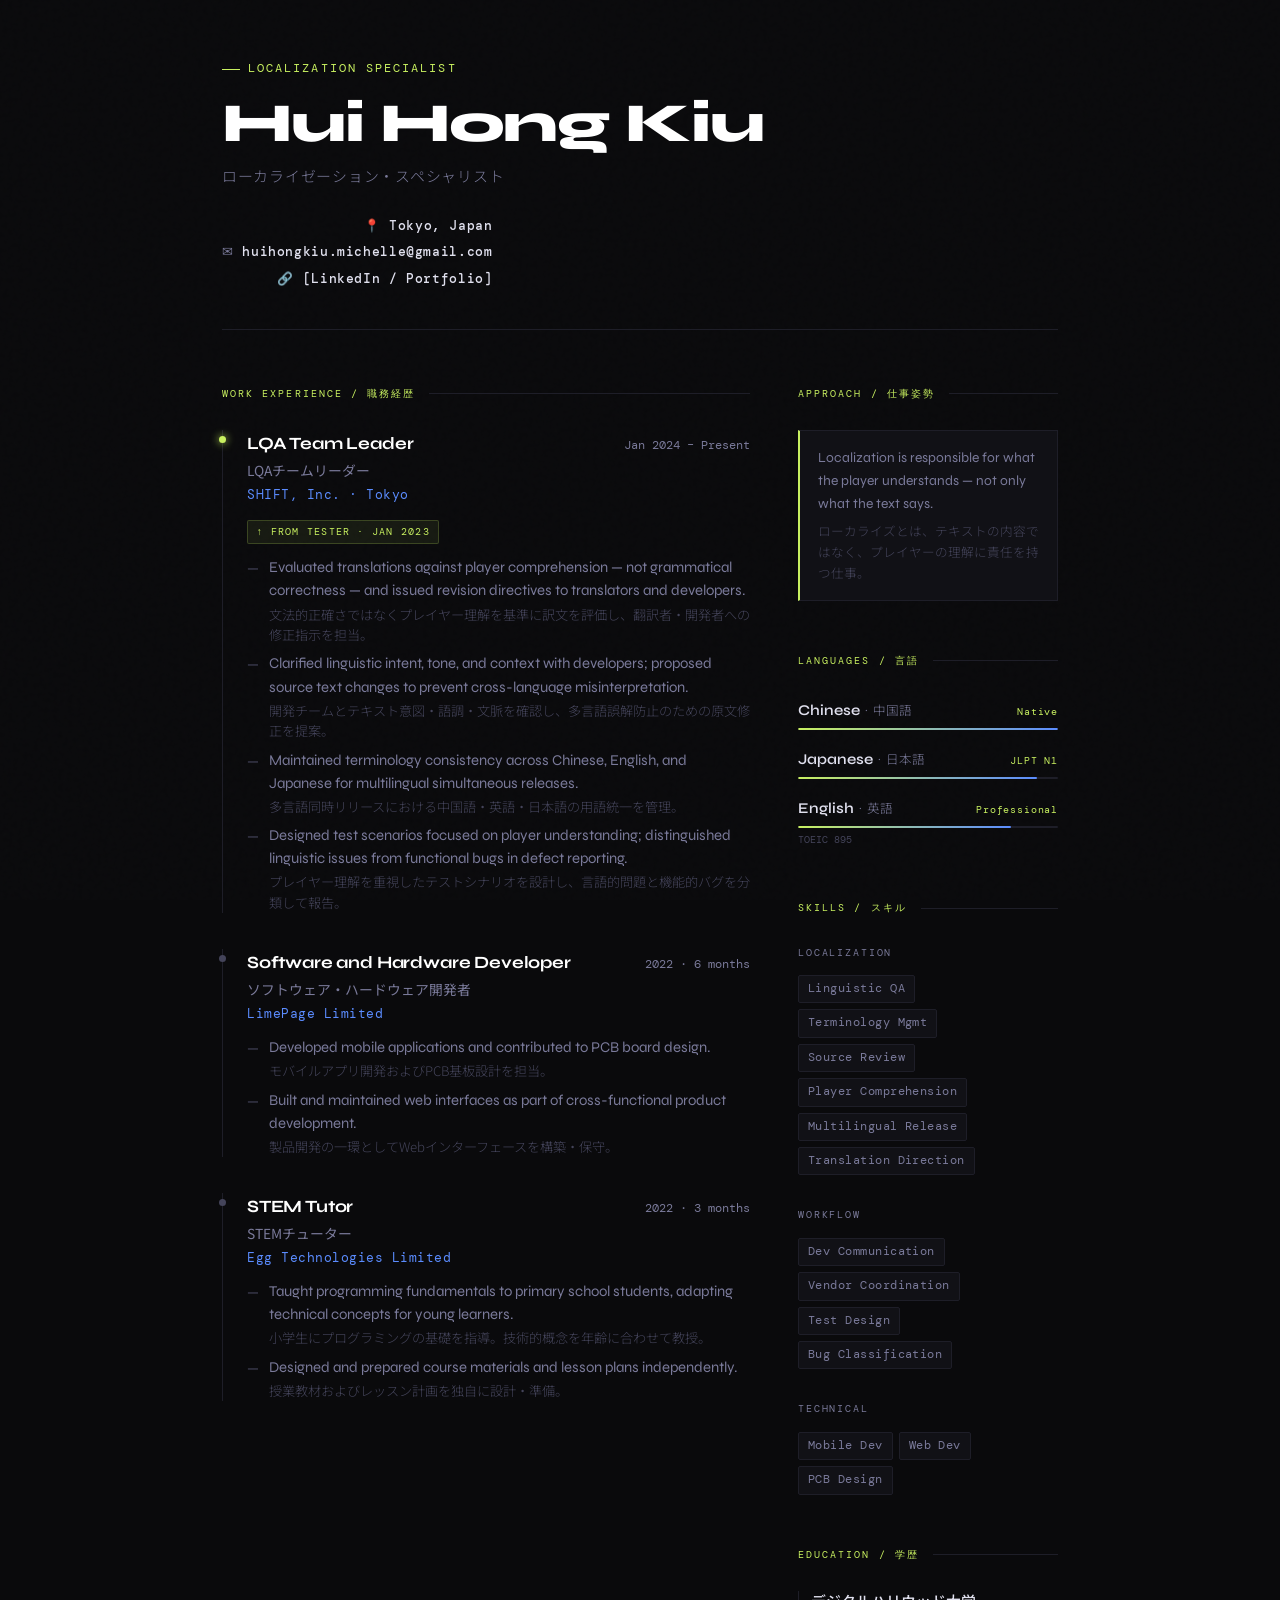
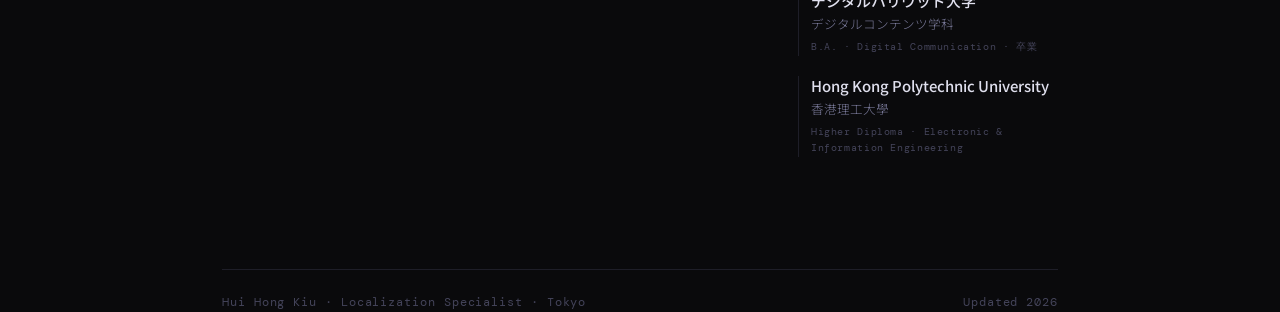
<file: index.html>
<!DOCTYPE html>
<html lang="en">
<head>
  <meta charset="UTF-8">
  <meta name="viewport" content="width=device-width, initial-scale=1.0">
  <title>Hui Hong Kiu — Localization Specialist</title>
  <meta name="description" content="Localization Specialist based in Tokyo. Focused on player comprehension, linguistic intent, and multilingual game releases.">
  <style>
@import url('https://fonts.googleapis.com/css2?family=Syne:wght@400;600;700;800&family=DM+Mono:wght@300;400;500&family=Noto+Sans+JP:wght@300;400;500&display=swap');

:root {
  --bg:        #0a0a0c;
  --surface:   #111116;
  --border:    #1e1e28;
  --accent:    #c8f060;
  --accent2:   #5b8cff;
  --muted:     #44445a;
  --text:      #e0e0ee;
  --text-dim:  #7a7a9a;
  --mono:      'DM Mono', monospace;
  --sans:      'Syne', sans-serif;
  --jp:        'Noto Sans JP', sans-serif;
}

*, *::before, *::after { box-sizing: border-box; margin: 0; padding: 0; }

body {
  background: var(--bg);
  color: var(--text);
  font-family: var(--sans);
  min-height: 100vh;
  line-height: 1.6;
  overflow-x: hidden;
}

/* ── NOISE OVERLAY ── */
body::before {
  content: '';
  position: fixed; inset: 0;
  background-image: url("data:image/svg+xml,%3Csvg viewBox='0 0 200 200' xmlns='http://www.w3.org/2000/svg'%3E%3Cfilter id='n'%3E%3CfeTurbulence type='fractalNoise' baseFrequency='0.9' numOctaves='4' stitchTiles='stitch'/%3E%3C/filter%3E%3Crect width='100%25' height='100%25' filter='url(%23n)' opacity='0.04'/%3E%3C/svg%3E");
  pointer-events: none;
  z-index: 0;
  opacity: 0.4;
}

/* ── WRAPPER ── */
.wrapper {
  position: relative;
  z-index: 1;
  max-width: 900px;
  margin: 0 auto;
  padding: 60px 32px 100px;
}

/* ── HEADER ── */
header {
  border-bottom: 1px solid var(--border);
  padding-bottom: 40px;
  margin-bottom: 56px;
}

.header-top {
  display: flex;
  align-items: flex-start;
  justify-content: space-between;
  gap: 24px;
  flex-wrap: wrap;
}

.tag {
  font-family: var(--mono);
  font-size: 11.5px;
  letter-spacing: 0.18em;
  color: var(--accent);
  text-transform: uppercase;
  margin-bottom: 12px;
  display: flex;
  align-items: center;
  gap: 8px;
}
.tag::before {
  content: '';
  display: inline-block;
  width: 18px; height: 1px;
  background: var(--accent);
}

h1 {
  font-family: var(--sans);
  font-size: clamp(37px, 5.5vw, 55px);
  font-weight: 800;
  letter-spacing: -0.02em;
  line-height: 1.2;
  color: #fff;
}

.subtitle {
  margin-top: 8px;
  font-family: var(--jp);
  font-size: 14.9px;
  font-weight: 300;
  color: var(--text-dim);
  letter-spacing: 0.05em;
}

.contact-block {
  text-align: right;
  display: flex;
  flex-direction: column;
  gap: 6px;
  padding-top: 4px;
}

.contact-item {
  font-family: var(--mono);
  font-size: 12.6px;
  color: var(--text-dim);
  letter-spacing: 0.05em;
}
.contact-item span {
  color: var(--text);
  font-weight: 500;
}

/* ── GRID ── */
.cv-grid {
  display: grid;
  grid-template-columns: 1fr 260px;
  gap: 0 48px;
  align-items: start;
}

/* ── SECTION ── */
section {
  margin-bottom: 52px;
}

.section-header {
  display: flex;
  align-items: center;
  gap: 14px;
  margin-bottom: 28px;
}

.section-label {
  font-family: var(--mono);
  font-size: 10.3px;
  letter-spacing: 0.2em;
  text-transform: uppercase;
  color: var(--accent);
  white-space: nowrap;
}

.section-line {
  flex: 1;
  height: 1px;
  background: var(--border);
}

/* ── EXPERIENCE CARD ── */
.exp-card {
  border-left: 1px solid var(--border);
  padding-left: 24px;
  margin-bottom: 36px;
  position: relative;
}

.exp-card::before {
  content: '';
  position: absolute;
  left: -4px; top: 6px;
  width: 7px; height: 7px;
  border-radius: 50%;
  background: var(--accent);
  box-shadow: 0 0 8px var(--accent);
}

.exp-card.dim::before {
  background: var(--muted);
  box-shadow: none;
}

.exp-meta {
  display: flex;
  align-items: baseline;
  justify-content: space-between;
  gap: 12px;
  flex-wrap: wrap;
  margin-bottom: 4px;
}

.exp-title {
  font-size: 17.2px;
  font-weight: 700;
  color: #fff;
  letter-spacing: -0.01em;
}

.exp-title-jp {
  font-family: var(--jp);
  font-size: 13.8px;
  font-weight: 400;
  color: var(--text-dim);
  margin-top: 1px;
}

.exp-date {
  font-family: var(--mono);
  font-size: 11.5px;
  color: var(--text-dim);
  white-space: nowrap;
}

.exp-company {
  font-family: var(--mono);
  font-size: 12.6px;
  color: var(--accent2);
  letter-spacing: 0.04em;
  margin-bottom: 12px;
}

.exp-duties {
  list-style: none;
  display: flex;
  flex-direction: column;
  gap: 7px;
}

.exp-duties li {
  font-size: 14.9px;
  color: var(--text-dim);
  line-height: 1.55;
  display: flex;
  gap: 10px;
}

.exp-duties li::before {
  content: '—';
  color: var(--muted);
  flex-shrink: 0;
  margin-top: 1px;
}

.exp-duties .jp {
  font-family: var(--jp);
  font-size: 13.2px;
  font-weight: 300;
  display: block;
  color: var(--muted);
  margin-top: 2px;
}

/* ── PROMOTION BADGE ── */
.promo-badge {
  display: inline-flex;
  align-items: center;
  gap: 6px;
  font-family: var(--mono);
  font-size: 10.3px;
  letter-spacing: 0.12em;
  text-transform: uppercase;
  color: var(--accent);
  background: rgba(200, 240, 96, 0.07);
  border: 1px solid rgba(200, 240, 96, 0.2);
  padding: 3px 8px;
  border-radius: 2px;
  margin-bottom: 12px;
}

/* ── SKILLS ── */
.skill-group {
  margin-bottom: 32px;
}

.skill-group-title {
  font-family: var(--mono);
  font-size: 10.3px;
  letter-spacing: 0.18em;
  text-transform: uppercase;
  color: var(--text-dim);
  margin-bottom: 14px;
}

/* ── LANGUAGES ── */
.lang-item {
  margin-bottom: 16px;
}

.lang-row {
  display: flex;
  justify-content: space-between;
  align-items: baseline;
  margin-bottom: 5px;
}

.lang-name {
  font-size: 14.9px;
  font-weight: 600;
  color: var(--text);
}

.lang-name-jp {
  font-family: var(--jp);
  font-size: 12.6px;
  color: var(--text-dim);
  font-weight: 300;
}

.lang-level {
  font-family: var(--mono);
  font-size: 10.3px;
  color: var(--accent);
  letter-spacing: 0.08em;
}

.lang-bar {
  height: 2px;
  background: var(--border);
  border-radius: 1px;
  overflow: hidden;
}

.lang-fill {
  height: 100%;
  background: linear-gradient(90deg, var(--accent), var(--accent2));
  border-radius: 1px;
  transform-origin: left;
  animation: barIn 1s cubic-bezier(0.16,1,0.3,1) both;
}

@keyframes barIn {
  from { transform: scaleX(0); }
  to   { transform: scaleX(1); }
}

.lang-note {
  font-family: var(--mono);
  font-size: 10.3px;
  color: var(--muted);
  margin-top: 4px;
}

/* ── SKILL TAGS ── */
.skill-tags {
  display: flex;
  flex-wrap: wrap;
  gap: 6px;
}

.skill-tag {
  font-family: var(--mono);
  font-size: 11.5px;
  color: var(--text-dim);
  background: var(--surface);
  border: 1px solid var(--border);
  padding: 4px 9px;
  border-radius: 2px;
  letter-spacing: 0.04em;
  transition: border-color 0.2s, color 0.2s;
}

.skill-tag:hover {
  border-color: var(--accent);
  color: var(--accent);
}

/* ── COMPETENCY BOX ── */
.competency-box {
  background: var(--surface);
  border: 1px solid var(--border);
  border-left: 2px solid var(--accent);
  padding: 16px 18px;
  margin-bottom: 32px;
}

.competency-box p {
  font-size: 13.8px;
  color: var(--text-dim);
  line-height: 1.65;
}

.competency-box p .en { display: block; }
.competency-box p .jp {
  font-family: var(--jp);
  font-size: 12.6px;
  font-weight: 300;
  color: var(--muted);
  display: block;
  margin-top: 6px;
}

/* ── EDUCATION ── */
.edu-item {
  margin-bottom: 20px;
  padding-left: 12px;
  border-left: 1px solid var(--border);
}

.edu-school {
  font-family: var(--jp);
  font-size: 14.9px;
  font-weight: 500;
  color: var(--text);
  line-height: 1.4;
}

.edu-dept {
  font-family: var(--jp);
  font-size: 12.6px;
  font-weight: 300;
  color: var(--text-dim);
  margin-top: 2px;
}

.edu-meta {
  font-family: var(--mono);
  font-size: 10.3px;
  color: var(--muted);
  letter-spacing: 0.06em;
  margin-top: 5px;
}

/* ── FADE IN ── */
.fade-up {
  opacity: 0;
  transform: translateY(16px);
  animation: fadeUp 0.7s cubic-bezier(0.16,1,0.3,1) forwards;
}
@keyframes fadeUp {
  to { opacity: 1; transform: none; }
}

.fade-up:nth-child(1) { animation-delay: 0.05s; }
.fade-up:nth-child(2) { animation-delay: 0.15s; }
.fade-up:nth-child(3) { animation-delay: 0.25s; }
.fade-up:nth-child(4) { animation-delay: 0.35s; }

/* ── FOOTER ── */
footer {
  margin-top: 60px;
  padding-top: 24px;
  border-top: 1px solid var(--border);
  display: flex;
  justify-content: space-between;
  align-items: center;
  flex-wrap: wrap;
  gap: 8px;
}

footer span {
  font-family: var(--mono);
  font-size: 11.5px;
  color: var(--muted);
  letter-spacing: 0.08em;
}

/* ── RESPONSIVE ── */
@media (max-width: 680px) {
  .cv-grid { grid-template-columns: 1fr; }
  .col-side { border-top: 1px solid var(--border); padding-top: 40px; }
  .contact-block { text-align: left; }
  .header-top { flex-direction: column; }
}

</style>
</head>
<body>
<div class="wrapper">

  <!-- ── HEADER ── -->
  <header class="fade-up">
    <div class="header-top">
      <div class="name-block">
        <div class="tag">Localization Specialist</div>
        <h1>Hui Hong Kiu</h1>
        <p class="subtitle">ローカライゼーション・スペシャリスト</p>
      </div>
      <div class="contact-block">
        <div class="contact-item">📍 <span>Tokyo, Japan</span></div>
        <div class="contact-item">✉ <span>huihongkiu.michelle@gmail.com</span></div>
        <div class="contact-item">🔗 <span>[LinkedIn / Portfolio]</span></div>
      </div>
    </div>
  </header>

  <!-- ── MAIN GRID ── -->
  <div class="cv-grid">

    <!-- ════ LEFT COLUMN ════ -->
    <div class="col-main">

      <section class="fade-up">
        <div class="section-header">
          <span class="section-label">Work Experience / 職務経歴</span>
          <div class="section-line"></div>
        </div>

        <!-- Current Role -->
        <div class="exp-card">
          <div class="exp-meta">
            <div>
              <div class="exp-title">LQA Team Leader</div>
              <div class="exp-title-jp">LQAチームリーダー</div>
            </div>
            <div class="exp-date">Jan 2024 – Present</div>
          </div>
          <div class="exp-company">SHIFT, Inc. · Tokyo</div>
          <div class="promo-badge">↑ from Tester · Jan 2023</div>
          <ul class="exp-duties">
            <li>
              <div>
                <span class="en">Evaluated translations against player comprehension — not grammatical correctness — and issued revision directives to translators and developers.</span>
                <span class="jp">文法的正確さではなくプレイヤー理解を基準に訳文を評価し、翻訳者・開発者への修正指示を担当。</span>
              </div>
            </li>
            <li>
              <div>
                <span class="en">Clarified linguistic intent, tone, and context with developers; proposed source text changes to prevent cross-language misinterpretation.</span>
                <span class="jp">開発チームとテキスト意図・語調・文脈を確認し、多言語誤解防止のための原文修正を提案。</span>
              </div>
            </li>
            <li>
              <div>
                <span class="en">Maintained terminology consistency across Chinese, English, and Japanese for multilingual simultaneous releases.</span>
                <span class="jp">多言語同時リリースにおける中国語・英語・日本語の用語統一を管理。</span>
              </div>
            </li>
            <li>
              <div>
                <span class="en">Designed test scenarios focused on player understanding; distinguished linguistic issues from functional bugs in defect reporting.</span>
                <span class="jp">プレイヤー理解を重視したテストシナリオを設計し、言語的問題と機能的バグを分類して報告。</span>
              </div>
            </li>
          </ul>
        </div>

        <!-- Previous Role 1 -->
        <div class="exp-card dim">
          <div class="exp-meta">
            <div>
              <div class="exp-title">Software and Hardware Developer</div>
              <div class="exp-title-jp">ソフトウェア・ハードウェア開発者</div>
            </div>
            <div class="exp-date">2022 · 6 months</div>
          </div>
          <div class="exp-company">LimePage Limited</div>
          <ul class="exp-duties">
            <li>
              <div>
                <span class="en">Developed mobile applications and contributed to PCB board design.</span>
                <span class="jp">モバイルアプリ開発およびPCB基板設計を担当。</span>
              </div>
            </li>
            <li>
              <div>
                <span class="en">Built and maintained web interfaces as part of cross-functional product development.</span>
                <span class="jp">製品開発の一環としてWebインターフェースを構築・保守。</span>
              </div>
            </li>
          </ul>
        </div>

        <!-- Previous Role 2 -->
        <div class="exp-card dim">
          <div class="exp-meta">
            <div>
              <div class="exp-title">STEM Tutor</div>
              <div class="exp-title-jp">STEMチューター</div>
            </div>
            <div class="exp-date">2022 · 3 months</div>
          </div>
          <div class="exp-company">Egg Technologies Limited</div>
          <ul class="exp-duties">
            <li>
              <div>
                <span class="en">Taught programming fundamentals to primary school students, adapting technical concepts for young learners.</span>
                <span class="jp">小学生にプログラミングの基礎を指導。技術的概念を年齢に合わせて教授。</span>
              </div>
            </li>
            <li>
              <div>
                <span class="en">Designed and prepared course materials and lesson plans independently.</span>
                <span class="jp">授業教材およびレッスン計画を独自に設計・準備。</span>
              </div>
            </li>
          </ul>
        </div>

      </section>
    </div>

    <!-- ════ RIGHT COLUMN ════ -->
    <div class="col-side fade-up">

      <!-- Approach -->
      <section>
        <div class="section-header">
          <span class="section-label">Approach / 仕事姿勢</span>
          <div class="section-line"></div>
        </div>
        <div class="competency-box">
          <p>
            <span class="en">Localization is responsible for what the player understands — not only what the text says.</span>
            <span class="jp">ローカライズとは、テキストの内容ではなく、プレイヤーの理解に責任を持つ仕事。</span>
          </p>
        </div>
      </section>

      <!-- Languages -->
      <section>
        <div class="section-header">
          <span class="section-label">Languages / 言語</span>
          <div class="section-line"></div>
        </div>
        <div class="skill-group">

          <div class="lang-item">
            <div class="lang-row">
              <div>
                <span class="lang-name">Chinese</span>
                <span class="lang-name-jp"> · 中国語</span>
              </div>
              <span class="lang-level">Native</span>
            </div>
            <div class="lang-bar"><div class="lang-fill" style="width:100%; animation-delay:0.3s"></div></div>
          </div>

          <div class="lang-item">
            <div class="lang-row">
              <div>
                <span class="lang-name">Japanese</span>
                <span class="lang-name-jp"> · 日本語</span>
              </div>
              <span class="lang-level">JLPT N1</span>
            </div>
            <div class="lang-bar"><div class="lang-fill" style="width:92%; animation-delay:0.45s"></div></div>
          </div>

          <div class="lang-item">
            <div class="lang-row">
              <div>
                <span class="lang-name">English</span>
                <span class="lang-name-jp"> · 英語</span>
              </div>
              <span class="lang-level">Professional</span>
            </div>
            <div class="lang-bar"><div class="lang-fill" style="width:82%; animation-delay:0.6s"></div></div>
            <div class="lang-note">TOEIC 895</div>
          </div>

        </div>
      </section>

      <!-- Skills -->
      <section>
        <div class="section-header">
          <span class="section-label">Skills / スキル</span>
          <div class="section-line"></div>
        </div>

        <div class="skill-group">
          <div class="skill-group-title">Localization</div>
          <div class="skill-tags">
            <span class="skill-tag">Linguistic QA</span>
            <span class="skill-tag">Terminology Mgmt</span>
            <span class="skill-tag">Source Review</span>
            <span class="skill-tag">Player Comprehension</span>
            <span class="skill-tag">Multilingual Release</span>
            <span class="skill-tag">Translation Direction</span>
          </div>
        </div>

        <div class="skill-group">
          <div class="skill-group-title">Workflow</div>
          <div class="skill-tags">
            <span class="skill-tag">Dev Communication</span>
            <span class="skill-tag">Vendor Coordination</span>
            <span class="skill-tag">Test Design</span>
            <span class="skill-tag">Bug Classification</span>
          </div>
        </div>

        <div class="skill-group">
          <div class="skill-group-title">Technical</div>
          <div class="skill-tags">
            <span class="skill-tag">Mobile Dev</span>
            <span class="skill-tag">Web Dev</span>
            <span class="skill-tag">PCB Design</span>
          </div>
        </div>

      </section>

      <!-- Education -->
      <section>
        <div class="section-header">
          <span class="section-label">Education / 学歴</span>
          <div class="section-line"></div>
        </div>

        <div class="edu-item">
          <div class="edu-school">デジタルハリウッド大学</div>
          <div class="edu-dept">デジタルコンテンツ学科</div>
          <div class="edu-meta">B.A. · Digital Communication · 卒業</div>
        </div>

        <div class="edu-item">
          <div class="edu-school">Hong Kong Polytechnic University</div>
          <div class="edu-dept">香港理工大學</div>
          <div class="edu-meta">Higher Diploma · Electronic &amp; Information Engineering</div>
        </div>

      </section>

    </div>
  </div><!-- /cv-grid -->

  <footer>
    <span>Hui Hong Kiu · Localization Specialist · Tokyo</span>
    <span>Updated 2026</span>
  </footer>

</div>
</body>
</html>
</file>
